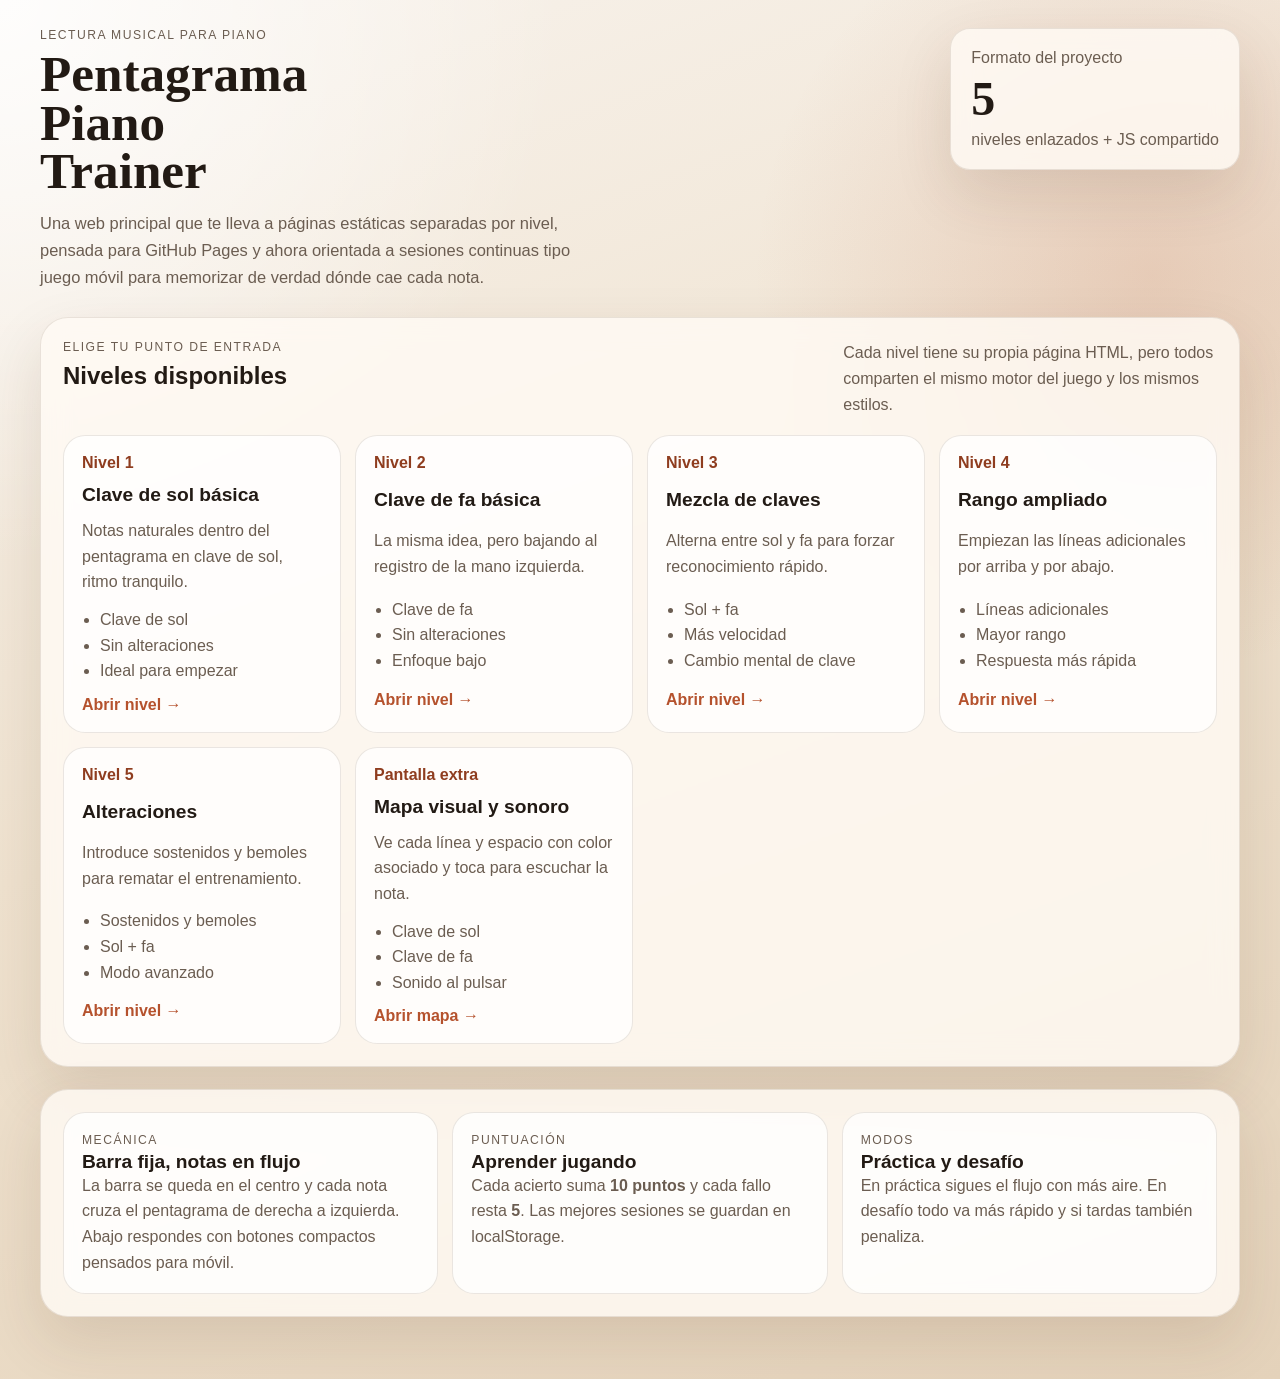
<file: index.html>
<!DOCTYPE html>
<html lang="es">
  <head>
    <meta charset="UTF-8" />
    <meta name="viewport" content="width=device-width, initial-scale=1.0" />
    <title>Pentagrama Piano Trainer</title>
    <meta
      name="description"
      content="Portal principal para practicar las notas del pentagrama en piano con niveles estáticos para GitHub Pages."
    />
    <link rel="stylesheet" href="./assets/css/styles.css" />
  </head>
  <body class="landing-page">
    <div class="app-shell landing-shell">
      <header class="hero hero-landing">
        <div>
          <p class="eyebrow">Lectura musical para piano</p>
          <h1>Pentagrama Piano Trainer</h1>
          <p class="hero-copy">
            Una web principal que te lleva a páginas estáticas separadas por nivel,
            pensada para GitHub Pages y ahora orientada a sesiones continuas tipo
            juego móvil para memorizar de verdad dónde cae cada nota.
          </p>
        </div>
        <div class="hero-card">
          <span class="hero-card-label">Formato del proyecto</span>
          <strong>5</strong>
          <span class="hero-card-meta">niveles enlazados + JS compartido</span>
        </div>
      </header>

      <section class="panel landing-panel">
        <div class="landing-section-head">
          <div>
            <p class="eyebrow">Elige tu punto de entrada</p>
            <h2>Niveles disponibles</h2>
          </div>
          <p class="landing-section-copy">
            Cada nivel tiene su propia página HTML, pero todos comparten el mismo
            motor del juego y los mismos estilos.
          </p>
        </div>

        <div class="landing-grid">
          <a class="level-card" href="./niveles/nivel-1.html">
            <span class="level-card-step">Nivel 1</span>
            <h3>Clave de sol básica</h3>
            <p>Notas naturales dentro del pentagrama en clave de sol, ritmo tranquilo.</p>
            <ul>
              <li>Clave de sol</li>
              <li>Sin alteraciones</li>
              <li>Ideal para empezar</li>
            </ul>
            <span class="level-card-cta">Abrir nivel →</span>
          </a>

          <a class="level-card" href="./niveles/nivel-2.html">
            <span class="level-card-step">Nivel 2</span>
            <h3>Clave de fa básica</h3>
            <p>La misma idea, pero bajando al registro de la mano izquierda.</p>
            <ul>
              <li>Clave de fa</li>
              <li>Sin alteraciones</li>
              <li>Enfoque bajo</li>
            </ul>
            <span class="level-card-cta">Abrir nivel →</span>
          </a>

          <a class="level-card" href="./niveles/nivel-3.html">
            <span class="level-card-step">Nivel 3</span>
            <h3>Mezcla de claves</h3>
            <p>Alterna entre sol y fa para forzar reconocimiento rápido.</p>
            <ul>
              <li>Sol + fa</li>
              <li>Más velocidad</li>
              <li>Cambio mental de clave</li>
            </ul>
            <span class="level-card-cta">Abrir nivel →</span>
          </a>

          <a class="level-card" href="./niveles/nivel-4.html">
            <span class="level-card-step">Nivel 4</span>
            <h3>Rango ampliado</h3>
            <p>Empiezan las líneas adicionales por arriba y por abajo.</p>
            <ul>
              <li>Líneas adicionales</li>
              <li>Mayor rango</li>
              <li>Respuesta más rápida</li>
            </ul>
            <span class="level-card-cta">Abrir nivel →</span>
          </a>

          <a class="level-card" href="./niveles/nivel-5.html">
            <span class="level-card-step">Nivel 5</span>
            <h3>Alteraciones</h3>
            <p>Introduce sostenidos y bemoles para rematar el entrenamiento.</p>
            <ul>
              <li>Sostenidos y bemoles</li>
              <li>Sol + fa</li>
              <li>Modo avanzado</li>
            </ul>
            <span class="level-card-cta">Abrir nivel →</span>
          </a>

          <a class="level-card" href="./mapa-notas.html">
            <span class="level-card-step">Pantalla extra</span>
            <h3>Mapa visual y sonoro</h3>
            <p>Ve cada línea y espacio con color asociado y toca para escuchar la nota.</p>
            <ul>
              <li>Clave de sol</li>
              <li>Clave de fa</li>
              <li>Sonido al pulsar</li>
            </ul>
            <span class="level-card-cta">Abrir mapa →</span>
          </a>
        </div>
      </section>

      <section class="panel info-panel">
        <div class="info-grid">
          <article class="info-card">
            <p class="eyebrow">Mecánica</p>
            <h3>Barra fija, notas en flujo</h3>
            <p>
              La barra se queda en el centro y cada nota cruza el pentagrama de
              derecha a izquierda. Abajo respondes con botones compactos pensados
              para móvil.
            </p>
          </article>
          <article class="info-card">
            <p class="eyebrow">Puntuación</p>
            <h3>Aprender jugando</h3>
            <p>
              Cada acierto suma <strong>10 puntos</strong> y cada fallo resta
              <strong>5</strong>. Las mejores sesiones se guardan en localStorage.
            </p>
          </article>
          <article class="info-card">
            <p class="eyebrow">Modos</p>
            <h3>Práctica y desafío</h3>
            <p>
              En práctica sigues el flujo con más aire. En desafío todo va más
              rápido y si tardas también penaliza.
            </p>
          </article>
        </div>
      </section>
    </div>
  </body>
</html>
</file>
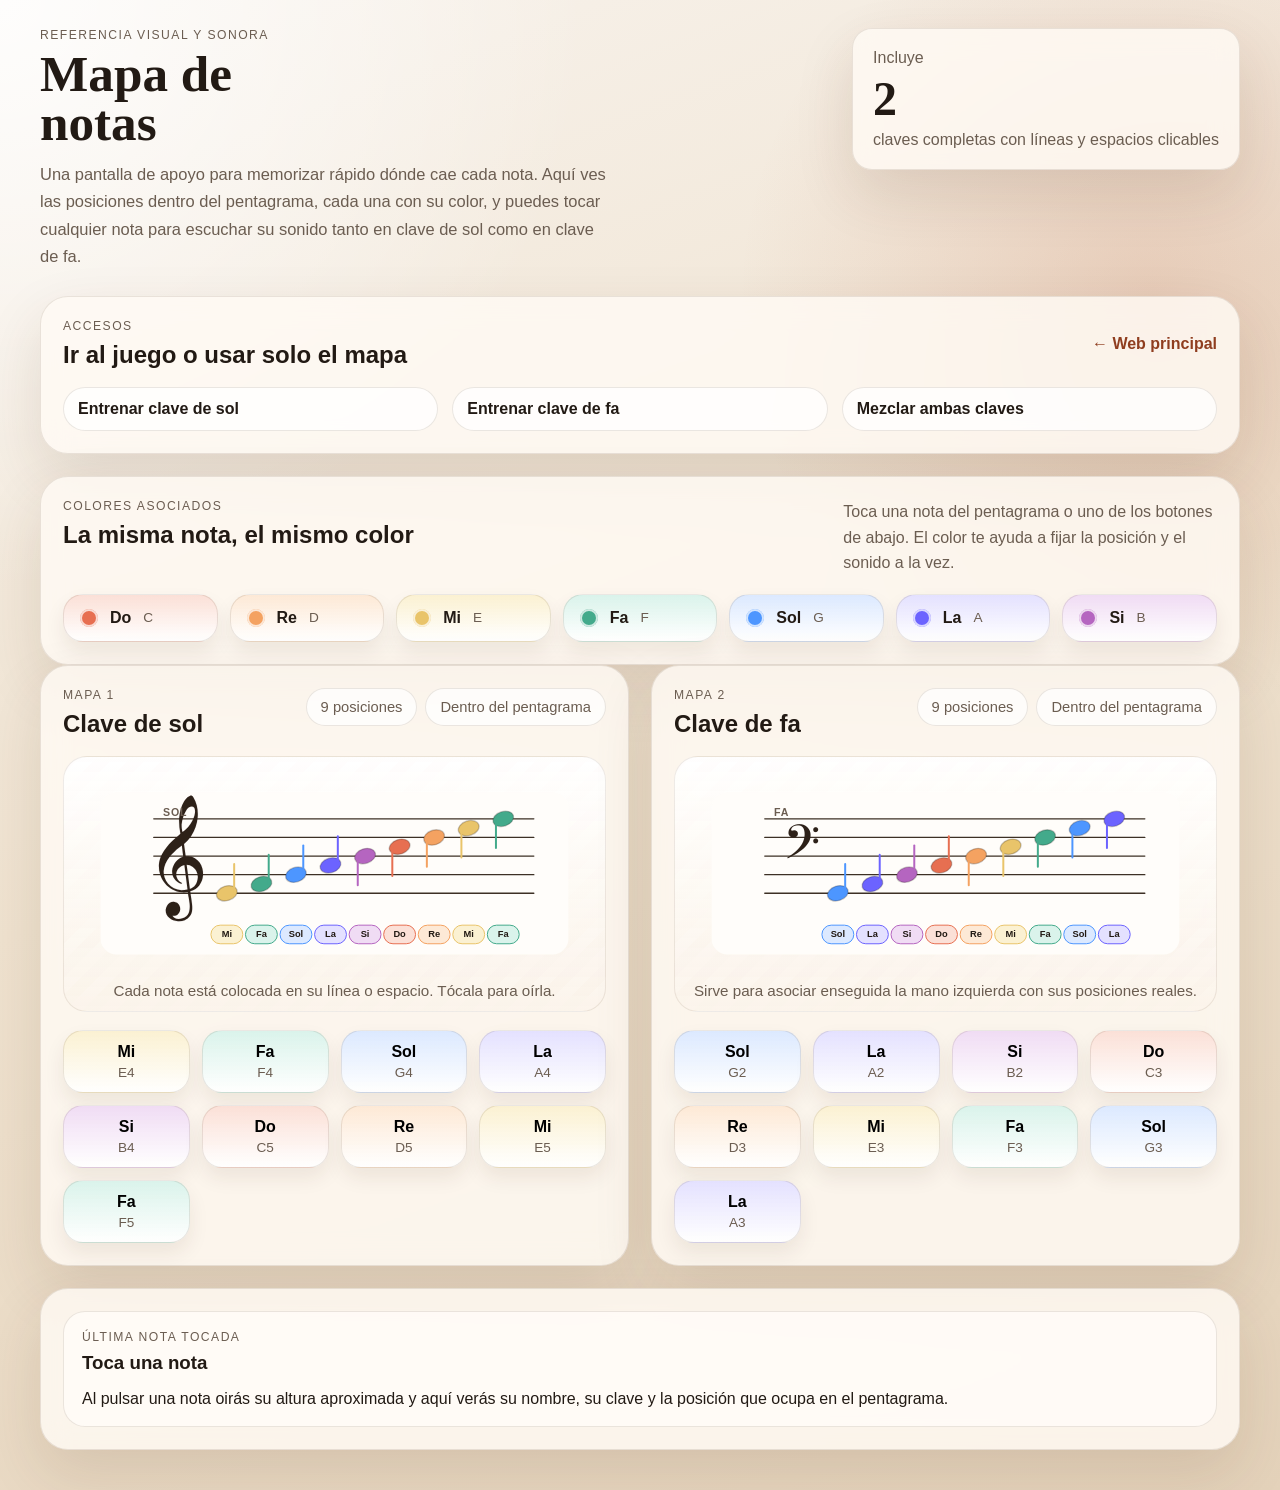
<file: mapa-notas.html>
<!DOCTYPE html>
<html lang="es">
  <head>
    <meta charset="UTF-8" />
    <meta name="viewport" content="width=device-width, initial-scale=1.0" />
    <title>Mapa de notas · Pentagrama Piano Trainer</title>
    <meta
      name="description"
      content="Pantalla visual y sonora para ver las notas en cada línea y espacio en clave de sol y clave de fa."
    />
    <link rel="stylesheet" href="./assets/css/styles.css" />
  </head>
  <body class="note-map-page">
    <div class="app-shell landing-shell">
      <header class="hero hero-landing">
        <div>
          <p class="eyebrow">Referencia visual y sonora</p>
          <h1>Mapa de notas</h1>
          <p class="hero-copy">
            Una pantalla de apoyo para memorizar rápido dónde cae cada nota.
            Aquí ves las posiciones dentro del pentagrama, cada una con su color,
            y puedes tocar cualquier nota para escuchar su sonido tanto en clave de sol como en clave de fa.
          </p>
        </div>
        <div class="hero-card">
          <span class="hero-card-label">Incluye</span>
          <strong>2</strong>
          <span class="hero-card-meta">claves completas con líneas y espacios clicables</span>
        </div>
      </header>

      <section class="panel level-links-panel">
        <div class="level-links-head">
          <div>
            <p class="eyebrow">Accesos</p>
            <h2>Ir al juego o usar solo el mapa</h2>
          </div>
          <a class="home-link" href="./index.html">← Web principal</a>
        </div>
        <div class="level-links note-map-links">
          <a class="level-link" href="./niveles/nivel-1.html">Entrenar clave de sol</a>
          <a class="level-link" href="./niveles/nivel-2.html">Entrenar clave de fa</a>
          <a class="level-link" href="./niveles/nivel-3.html">Mezclar ambas claves</a>
        </div>
      </section>

      <section class="panel note-legend-panel">
        <div class="landing-section-head">
          <div>
            <p class="eyebrow">Colores asociados</p>
            <h2>La misma nota, el mismo color</h2>
          </div>
          <p class="landing-section-copy">
            Toca una nota del pentagrama o uno de los botones de abajo. El color te ayuda a fijar la posición y el sonido a la vez.
          </p>
        </div>
        <div id="note-color-legend" class="note-color-legend" aria-label="Leyenda de colores por nota"></div>
      </section>

      <main class="note-map-grid">
        <section class="panel note-map-panel">
          <div class="play-header note-map-panel-head">
            <div>
              <p class="play-label">Mapa 1</p>
              <h2>Clave de sol</h2>
            </div>
            <div class="chip-row">
              <span class="chip">9 posiciones</span>
              <span class="chip">Dentro del pentagrama</span>
            </div>
          </div>
          <div class="staff-stage note-map-stage">
            <svg id="treble-map-svg" class="note-map-svg" viewBox="0 0 760 300" role="img" aria-label="Mapa de notas en clave de sol"></svg>
            <div class="timing-caption">Cada nota está colocada en su línea o espacio. Tócala para oírla.</div>
          </div>
          <div id="treble-note-list" class="note-map-button-grid" aria-label="Notas clicables en clave de sol"></div>
        </section>

        <section class="panel note-map-panel">
          <div class="play-header note-map-panel-head">
            <div>
              <p class="play-label">Mapa 2</p>
              <h2>Clave de fa</h2>
            </div>
            <div class="chip-row">
              <span class="chip">9 posiciones</span>
              <span class="chip">Dentro del pentagrama</span>
            </div>
          </div>
          <div class="staff-stage note-map-stage">
            <svg id="bass-map-svg" class="note-map-svg" viewBox="0 0 760 300" role="img" aria-label="Mapa de notas en clave de fa"></svg>
            <div class="timing-caption">Sirve para asociar enseguida la mano izquierda con sus posiciones reales.</div>
          </div>
          <div id="bass-note-list" class="note-map-button-grid" aria-label="Notas clicables en clave de fa"></div>
        </section>
      </main>

      <section class="panel">
        <div id="note-map-status" class="feedback-card neutral">
          <p class="feedback-label">Última nota tocada</p>
          <h3 id="note-map-status-title">Toca una nota</h3>
          <p id="note-map-status-body">
            Al pulsar una nota oirás su altura aproximada y aquí verás su nombre, su clave y la posición que ocupa en el pentagrama.
          </p>
        </div>
      </section>
    </div>

    <script type="module" src="./assets/js/note-map.js?v=20260412c"></script>
  </body>
</html>
</file>
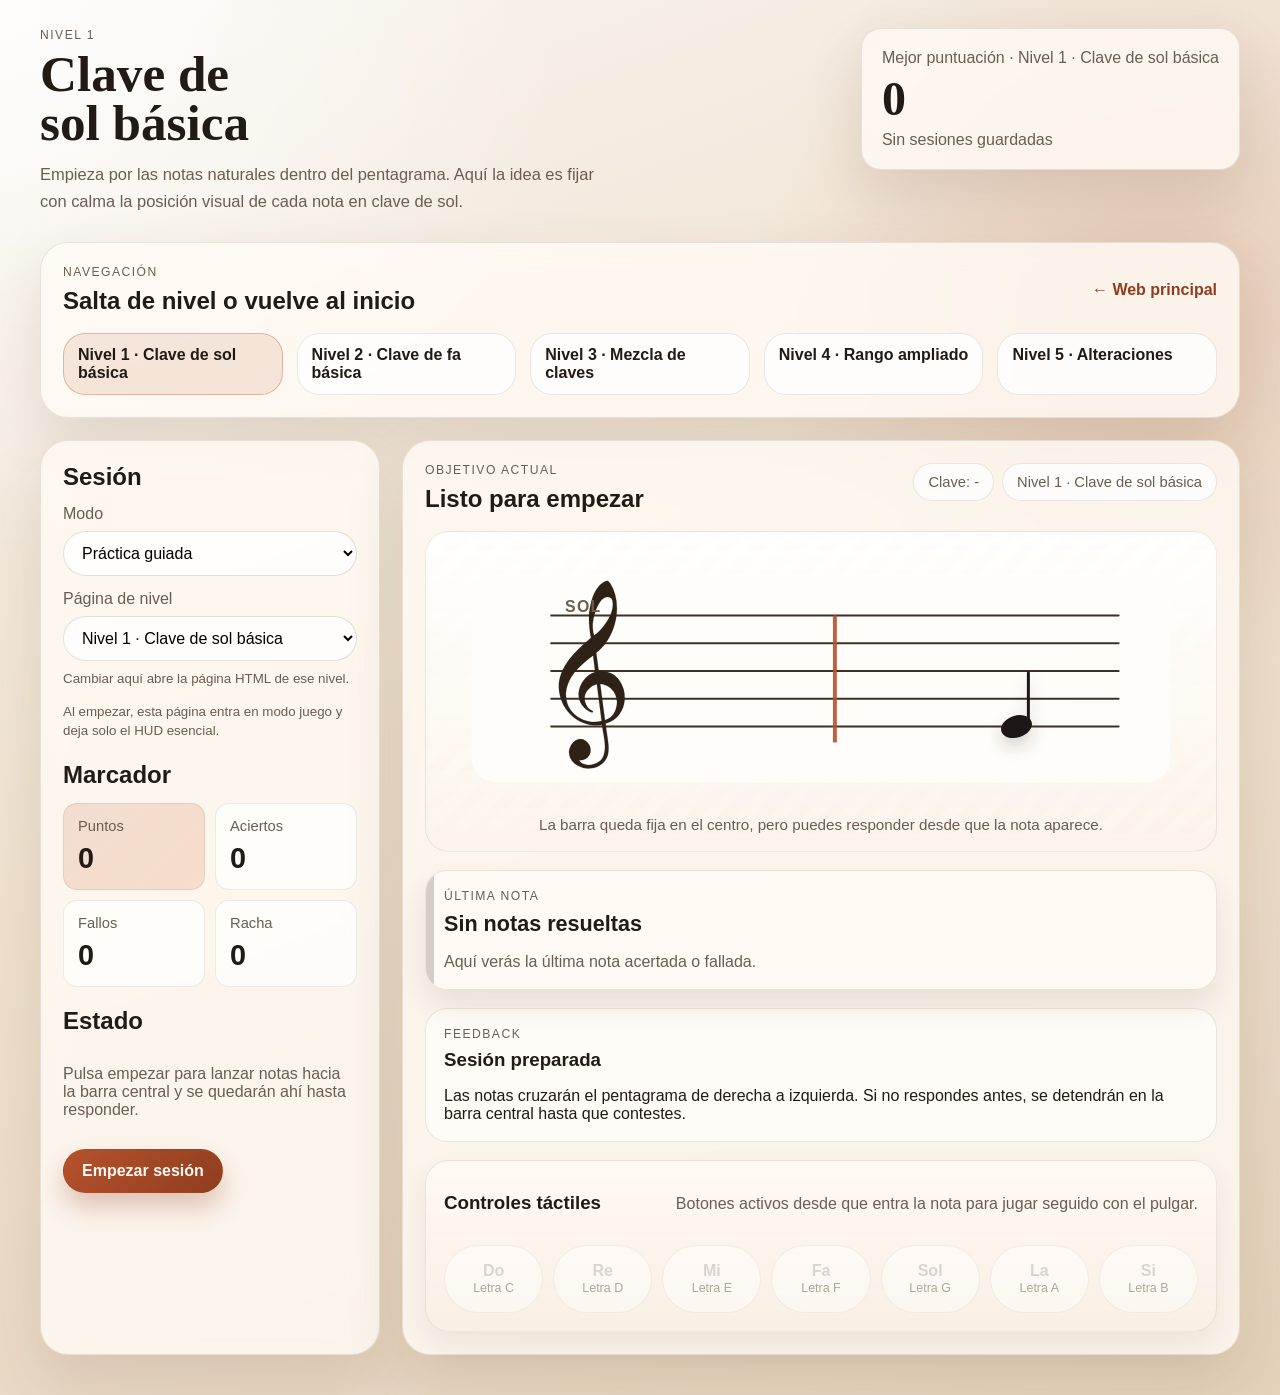
<file: niveles/nivel-1.html>
<!DOCTYPE html>
<html lang="es">
  <head>
    <meta charset="UTF-8" />
    <meta name="viewport" content="width=device-width, initial-scale=1.0" />
    <title>Nivel 1 · Clave de sol básica</title>
    <meta
      name="description"
      content="Entrenamiento de notas del pentagrama en clave de sol. Nivel 1 del Pentagrama Piano Trainer."
    />
    <link rel="stylesheet" href="../assets/css/styles.css" />
  </head>
  <body class="trainer-page" data-level-id="nivel-1">
    <div class="app-shell">
      <header class="hero trainer-hero">
        <div>
          <p class="eyebrow">Nivel 1</p>
          <h1>Clave de sol básica</h1>
          <p class="hero-copy">
            Empieza por las notas naturales dentro del pentagrama. Aquí la idea es
            fijar con calma la posición visual de cada nota en clave de sol.
          </p>
        </div>
        <div class="hero-card">
          <span id="best-score-label" class="hero-card-label">Mejor puntuación del nivel</span>
          <strong id="best-score">0</strong>
          <span id="best-run" class="hero-card-meta">Sin sesiones guardadas</span>
        </div>
      </header>

      <section class="panel level-links-panel">
        <div class="level-links-head">
          <div>
            <p class="eyebrow">Navegación</p>
            <h2>Salta de nivel o vuelve al inicio</h2>
          </div>
          <a class="home-link" href="../index.html">← Web principal</a>
        </div>
        <nav id="level-links" class="level-links" aria-label="Niveles"></nav>
      </section>

      <main class="layout">
        <aside class="panel controls-panel">
          <section>
            <h2>Sesión</h2>
            <div class="control-group">
              <label for="mode-select">Modo</label>
              <select id="mode-select">
                <option value="practice">Práctica guiada</option>
                <option value="challenge">Desafío</option>
              </select>
            </div>
            <div class="control-group">
              <label for="level-select">Página de nivel</label>
              <select id="level-select"></select>
              <small class="control-help">Cambiar aquí abre la página HTML de ese nivel.</small>
            </div>
            <small class="control-help">Al empezar, esta página entra en modo juego y deja solo el HUD esencial.</small>
          </section>

          <section>
            <h2>Marcador</h2>
            <div class="stats-grid">
              <div class="stat-card accent">
                <span>Puntos</span>
                <strong id="score-value">0</strong>
              </div>
              <div class="stat-card">
                <span>Aciertos</span>
                <strong id="hits-value">0</strong>
              </div>
              <div class="stat-card">
                <span>Fallos</span>
                <strong id="misses-value">0</strong>
              </div>
              <div class="stat-card">
                <span>Racha</span>
                <strong id="streak-value">0</strong>
              </div>
            </div>
          </section>

          <section>
            <h2>Estado</h2>
            <p id="status-text" class="status-text">Pulsa empezar para arrancar una sesión continua.</p>
            <div class="button-row">
              <button id="start-button" class="primary-button">Empezar sesión</button>
            </div>
          </section>
        </aside>

        <section class="panel play-panel">
          <div class="game-topbar">
            <button id="exit-game-button" class="ghost-button" type="button">Salir</button>
            <div class="game-topbar-copy">
              <span class="game-topbar-label">Modo juego</span>
              <strong>Sesión enfocada</strong>
            </div>
            <button id="restart-button" class="secondary-button game-topbar-button" type="button">
              Reiniciar
            </button>
          </div>

          <div class="game-hud">
            <div class="game-hud-main">
              <span id="mode-chip" class="chip">Modo: -</span>
              <span id="status-chip" class="chip chip-status">Listo para empezar</span>
            </div>
            <div class="game-hud-stats" aria-label="Marcador en partida">
              <div class="hud-stat">
                <span>Puntos</span>
                <strong id="hud-score-value">0</strong>
              </div>
              <div class="hud-stat">
                <span>Aciertos</span>
                <strong id="hud-hits-value">0</strong>
              </div>
              <div class="hud-stat">
                <span>Fallos</span>
                <strong id="hud-misses-value">0</strong>
              </div>
              <div class="hud-stat">
                <span>Racha</span>
                <strong id="hud-streak-value">0</strong>
              </div>
            </div>
          </div>

          <div class="play-header">
            <div>
              <p class="play-label">Objetivo actual</p>
              <h2 id="round-title">Listo para empezar</h2>
            </div>
            <div class="chip-row">
              <span id="clef-chip" class="chip">Clave: -</span>
              <span id="level-chip" class="chip">Nivel: -</span>
            </div>
          </div>

          <div class="staff-stage">
            <svg id="staff-svg" viewBox="0 0 760 260" role="img" aria-label="Pentagrama con una nota objetivo"></svg>
            <div class="timing-caption">La barra queda fija en el centro, pero puedes responder desde que la nota aparece.</div>
          </div>

          <div id="last-note-card" class="last-note-card neutral" aria-live="polite">
            <p class="feedback-label">Última nota</p>
            <h3 id="last-note-label">Sin notas resueltas</h3>
            <p id="last-note-detail">Aquí verás la última nota acertada o fallada.</p>
          </div>

          <div id="feedback-card" class="feedback-card neutral">
            <p class="feedback-label">Feedback</p>
            <h3 id="feedback-title">Sesión preparada</h3>
            <p id="feedback-body">
              Las notas cruzan el pentagrama de derecha a izquierda. Responde y sigue el flujo.
            </p>
          </div>

          <section class="answers-panel">
            <div class="answers-header">
              <h3>Controles táctiles</h3>
              <p id="answers-help">Botones activos desde que entra la nota para jugar seguido con el pulgar.</p>
            </div>
            <div id="answer-buttons" class="answer-buttons" aria-live="polite"></div>
          </section>
        </section>
      </main>
    </div>

    <script type="module" src="../assets/js/app.js"></script>
  </body>
</html>
</file>
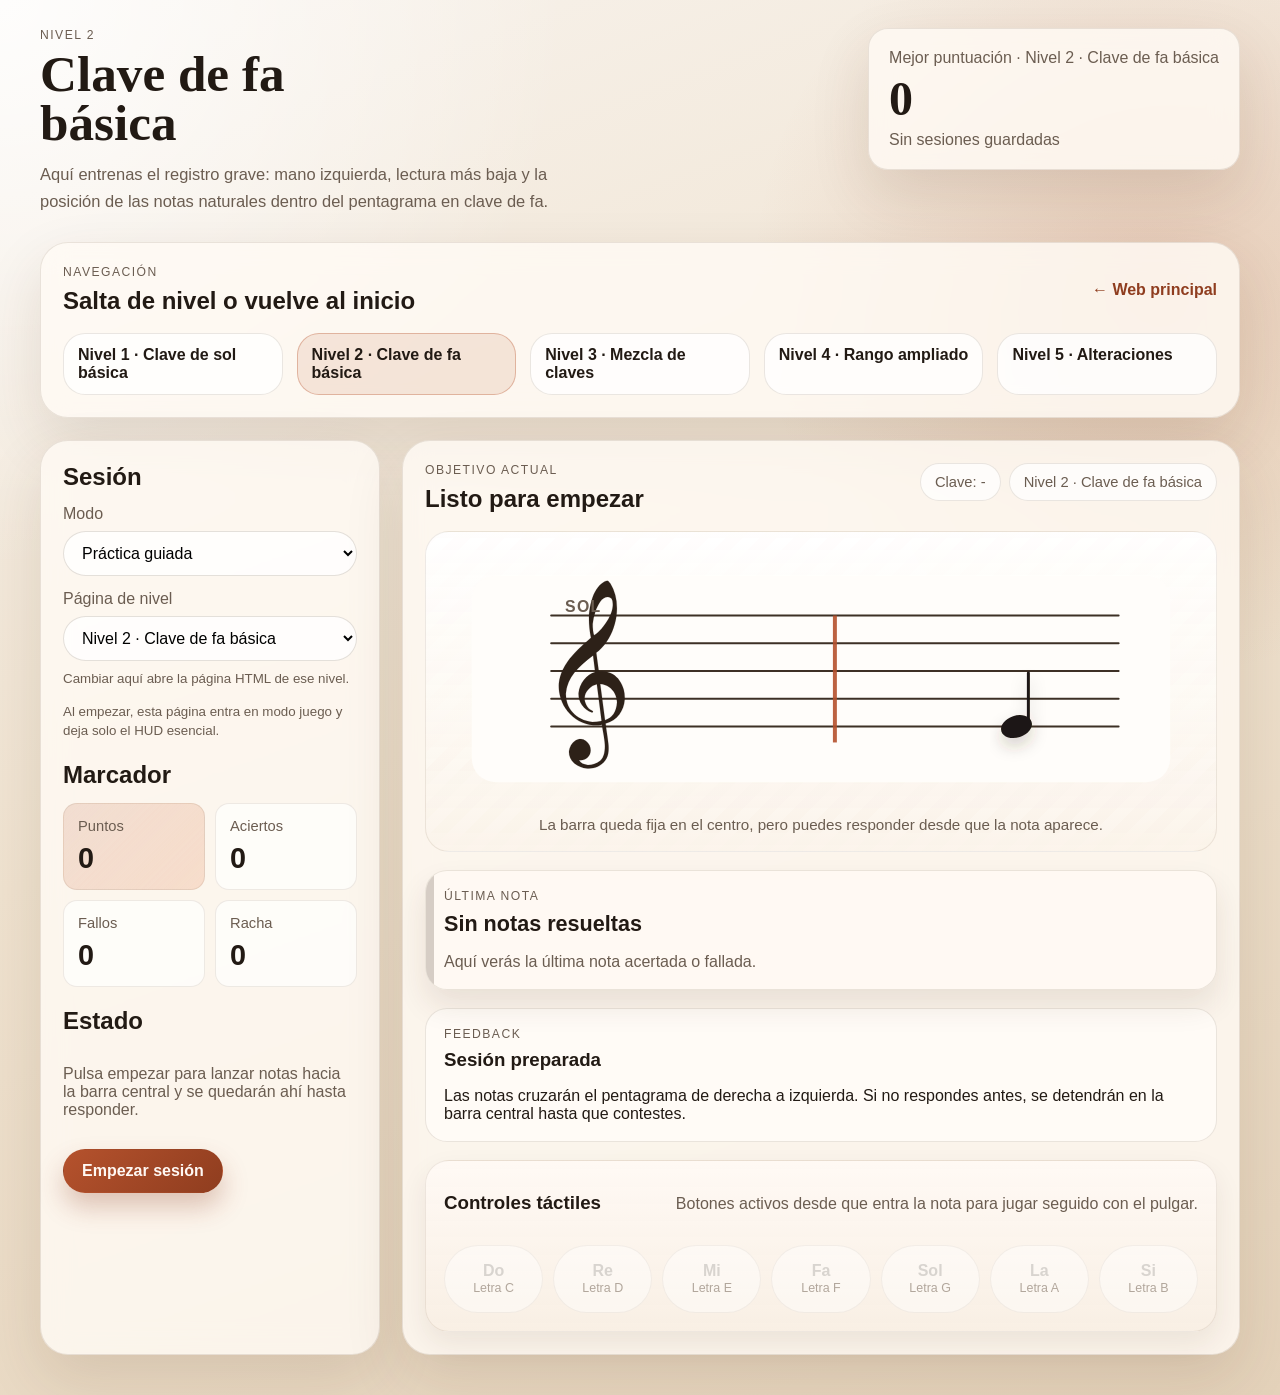
<file: niveles/nivel-2.html>
<!DOCTYPE html>
<html lang="es">
  <head>
    <meta charset="UTF-8" />
    <meta name="viewport" content="width=device-width, initial-scale=1.0" />
    <title>Nivel 2 · Clave de fa básica</title>
    <meta
      name="description"
      content="Entrenamiento de notas del pentagrama en clave de fa. Nivel 2 del Pentagrama Piano Trainer."
    />
    <link rel="stylesheet" href="../assets/css/styles.css" />
  </head>
  <body class="trainer-page" data-level-id="nivel-2">
    <div class="app-shell">
      <header class="hero trainer-hero">
        <div>
          <p class="eyebrow">Nivel 2</p>
          <h1>Clave de fa básica</h1>
          <p class="hero-copy">
            Aquí entrenas el registro grave: mano izquierda, lectura más baja y la
            posición de las notas naturales dentro del pentagrama en clave de fa.
          </p>
        </div>
        <div class="hero-card">
          <span id="best-score-label" class="hero-card-label">Mejor puntuación del nivel</span>
          <strong id="best-score">0</strong>
          <span id="best-run" class="hero-card-meta">Sin sesiones guardadas</span>
        </div>
      </header>

      <section class="panel level-links-panel">
        <div class="level-links-head">
          <div>
            <p class="eyebrow">Navegación</p>
            <h2>Salta de nivel o vuelve al inicio</h2>
          </div>
          <a class="home-link" href="../index.html">← Web principal</a>
        </div>
        <nav id="level-links" class="level-links" aria-label="Niveles"></nav>
      </section>

      <main class="layout">
        <aside class="panel controls-panel">
          <section>
            <h2>Sesión</h2>
            <div class="control-group">
              <label for="mode-select">Modo</label>
              <select id="mode-select">
                <option value="practice">Práctica guiada</option>
                <option value="challenge">Desafío</option>
              </select>
            </div>
            <div class="control-group">
              <label for="level-select">Página de nivel</label>
              <select id="level-select"></select>
              <small class="control-help">Cambiar aquí abre la página HTML de ese nivel.</small>
            </div>
            <small class="control-help">Al empezar, esta página entra en modo juego y deja solo el HUD esencial.</small>
          </section>

          <section>
            <h2>Marcador</h2>
            <div class="stats-grid">
              <div class="stat-card accent">
                <span>Puntos</span>
                <strong id="score-value">0</strong>
              </div>
              <div class="stat-card">
                <span>Aciertos</span>
                <strong id="hits-value">0</strong>
              </div>
              <div class="stat-card">
                <span>Fallos</span>
                <strong id="misses-value">0</strong>
              </div>
              <div class="stat-card">
                <span>Racha</span>
                <strong id="streak-value">0</strong>
              </div>
            </div>
          </section>

          <section>
            <h2>Estado</h2>
            <p id="status-text" class="status-text">Pulsa empezar para arrancar una sesión continua.</p>
            <div class="button-row">
              <button id="start-button" class="primary-button">Empezar sesión</button>
            </div>
          </section>
        </aside>

        <section class="panel play-panel">
          <div class="game-topbar">
            <button id="exit-game-button" class="ghost-button" type="button">Salir</button>
            <div class="game-topbar-copy">
              <span class="game-topbar-label">Modo juego</span>
              <strong>Sesión enfocada</strong>
            </div>
            <button id="restart-button" class="secondary-button game-topbar-button" type="button">
              Reiniciar
            </button>
          </div>

          <div class="game-hud">
            <div class="game-hud-main">
              <span id="mode-chip" class="chip">Modo: -</span>
              <span id="status-chip" class="chip chip-status">Listo para empezar</span>
            </div>
            <div class="game-hud-stats" aria-label="Marcador en partida">
              <div class="hud-stat">
                <span>Puntos</span>
                <strong id="hud-score-value">0</strong>
              </div>
              <div class="hud-stat">
                <span>Aciertos</span>
                <strong id="hud-hits-value">0</strong>
              </div>
              <div class="hud-stat">
                <span>Fallos</span>
                <strong id="hud-misses-value">0</strong>
              </div>
              <div class="hud-stat">
                <span>Racha</span>
                <strong id="hud-streak-value">0</strong>
              </div>
            </div>
          </div>

          <div class="play-header">
            <div>
              <p class="play-label">Objetivo actual</p>
              <h2 id="round-title">Listo para empezar</h2>
            </div>
            <div class="chip-row">
              <span id="clef-chip" class="chip">Clave: -</span>
              <span id="level-chip" class="chip">Nivel: -</span>
            </div>
          </div>

          <div class="staff-stage">
            <svg id="staff-svg" viewBox="0 0 760 260" role="img" aria-label="Pentagrama con una nota objetivo"></svg>
            <div class="timing-caption">La barra queda fija en el centro, pero puedes responder desde que la nota aparece.</div>
          </div>

          <div id="last-note-card" class="last-note-card neutral" aria-live="polite">
            <p class="feedback-label">Última nota</p>
            <h3 id="last-note-label">Sin notas resueltas</h3>
            <p id="last-note-detail">Aquí verás la última nota acertada o fallada.</p>
          </div>

          <div id="feedback-card" class="feedback-card neutral">
            <p class="feedback-label">Feedback</p>
            <h3 id="feedback-title">Sesión preparada</h3>
            <p id="feedback-body">
              Las notas cruzan el pentagrama de derecha a izquierda. Responde y sigue el flujo.
            </p>
          </div>

          <section class="answers-panel">
            <div class="answers-header">
              <h3>Controles táctiles</h3>
              <p id="answers-help">Botones activos desde que entra la nota para jugar seguido con el pulgar.</p>
            </div>
            <div id="answer-buttons" class="answer-buttons" aria-live="polite"></div>
          </section>
        </section>
      </main>
    </div>

    <script type="module" src="../assets/js/app.js"></script>
  </body>
</html>
</file>
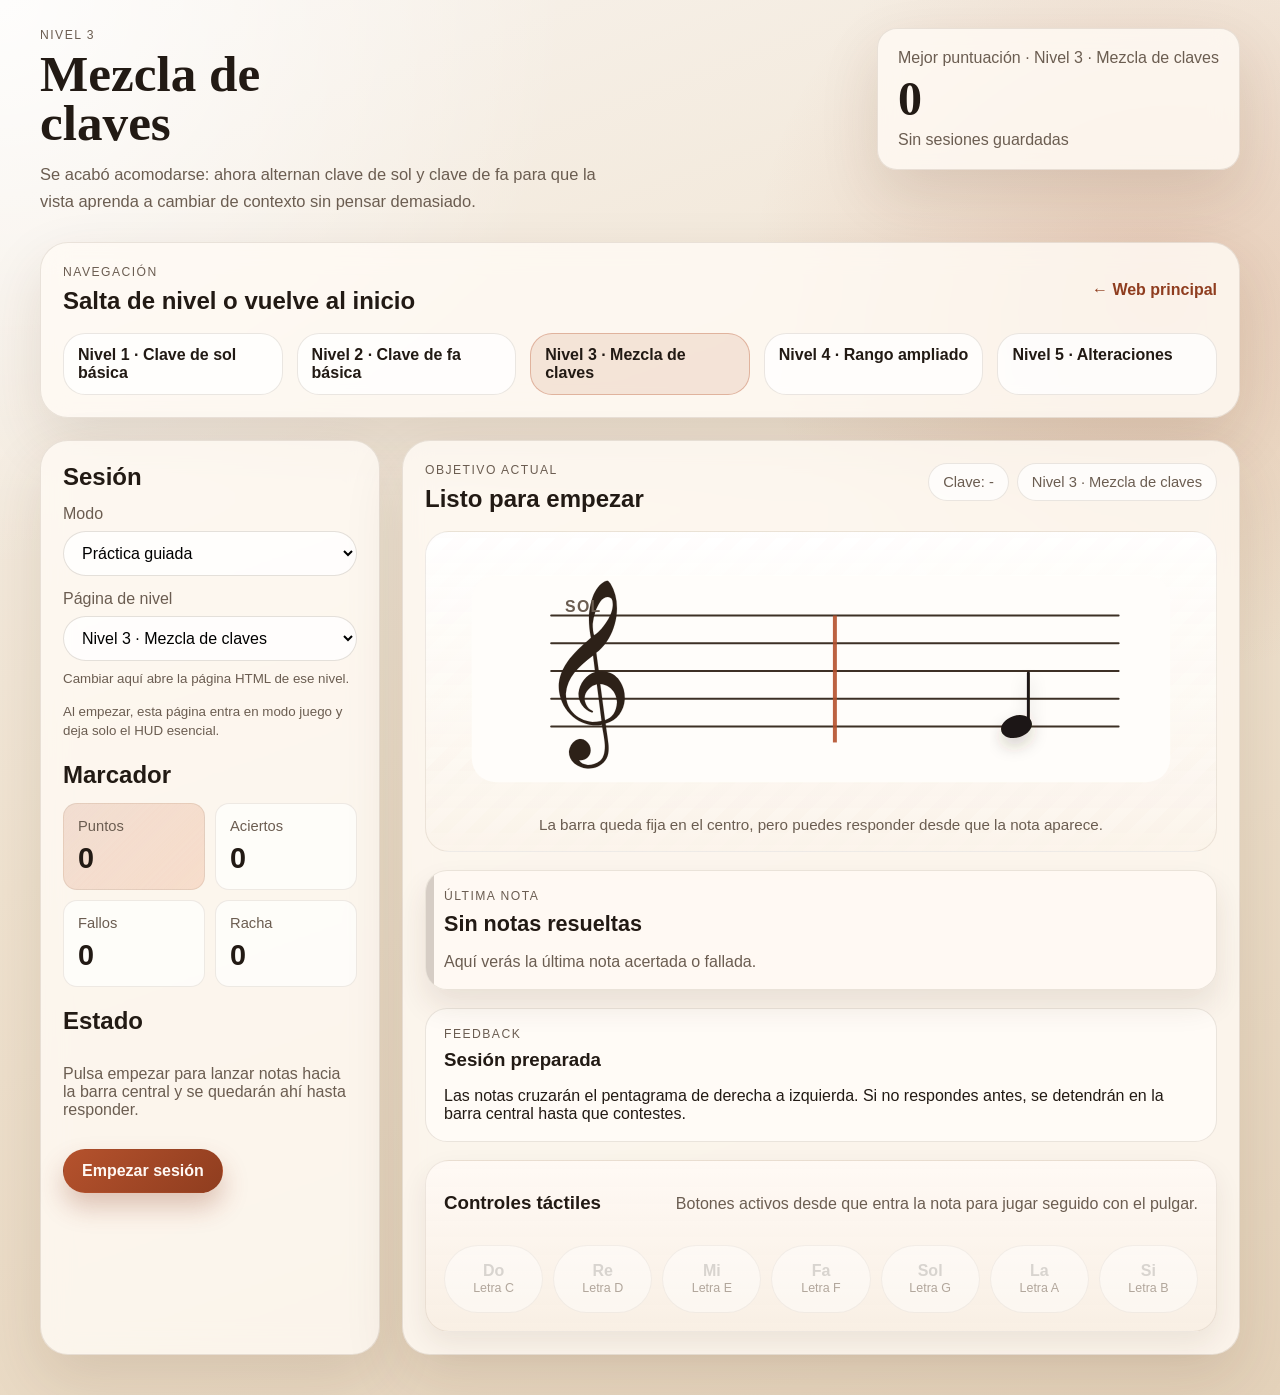
<file: niveles/nivel-3.html>
<!DOCTYPE html>
<html lang="es">
  <head>
    <meta charset="UTF-8" />
    <meta name="viewport" content="width=device-width, initial-scale=1.0" />
    <title>Nivel 3 · Mezcla de claves</title>
    <meta
      name="description"
      content="Entrenamiento de notas alternando clave de sol y clave de fa. Nivel 3 del Pentagrama Piano Trainer."
    />
    <link rel="stylesheet" href="../assets/css/styles.css" />
  </head>
  <body class="trainer-page" data-level-id="nivel-3">
    <div class="app-shell">
      <header class="hero trainer-hero">
        <div>
          <p class="eyebrow">Nivel 3</p>
          <h1>Mezcla de claves</h1>
          <p class="hero-copy">
            Se acabó acomodarse: ahora alternan clave de sol y clave de fa para que
            la vista aprenda a cambiar de contexto sin pensar demasiado.
          </p>
        </div>
        <div class="hero-card">
          <span id="best-score-label" class="hero-card-label">Mejor puntuación del nivel</span>
          <strong id="best-score">0</strong>
          <span id="best-run" class="hero-card-meta">Sin sesiones guardadas</span>
        </div>
      </header>

      <section class="panel level-links-panel">
        <div class="level-links-head">
          <div>
            <p class="eyebrow">Navegación</p>
            <h2>Salta de nivel o vuelve al inicio</h2>
          </div>
          <a class="home-link" href="../index.html">← Web principal</a>
        </div>
        <nav id="level-links" class="level-links" aria-label="Niveles"></nav>
      </section>

      <main class="layout">
        <aside class="panel controls-panel">
          <section>
            <h2>Sesión</h2>
            <div class="control-group">
              <label for="mode-select">Modo</label>
              <select id="mode-select">
                <option value="practice">Práctica guiada</option>
                <option value="challenge">Desafío</option>
              </select>
            </div>
            <div class="control-group">
              <label for="level-select">Página de nivel</label>
              <select id="level-select"></select>
              <small class="control-help">Cambiar aquí abre la página HTML de ese nivel.</small>
            </div>
            <small class="control-help">Al empezar, esta página entra en modo juego y deja solo el HUD esencial.</small>
          </section>

          <section>
            <h2>Marcador</h2>
            <div class="stats-grid">
              <div class="stat-card accent">
                <span>Puntos</span>
                <strong id="score-value">0</strong>
              </div>
              <div class="stat-card">
                <span>Aciertos</span>
                <strong id="hits-value">0</strong>
              </div>
              <div class="stat-card">
                <span>Fallos</span>
                <strong id="misses-value">0</strong>
              </div>
              <div class="stat-card">
                <span>Racha</span>
                <strong id="streak-value">0</strong>
              </div>
            </div>
          </section>

          <section>
            <h2>Estado</h2>
            <p id="status-text" class="status-text">Pulsa empezar para arrancar una sesión continua.</p>
            <div class="button-row">
              <button id="start-button" class="primary-button">Empezar sesión</button>
            </div>
          </section>
        </aside>

        <section class="panel play-panel">
          <div class="game-topbar">
            <button id="exit-game-button" class="ghost-button" type="button">Salir</button>
            <div class="game-topbar-copy">
              <span class="game-topbar-label">Modo juego</span>
              <strong>Sesión enfocada</strong>
            </div>
            <button id="restart-button" class="secondary-button game-topbar-button" type="button">
              Reiniciar
            </button>
          </div>

          <div class="game-hud">
            <div class="game-hud-main">
              <span id="mode-chip" class="chip">Modo: -</span>
              <span id="status-chip" class="chip chip-status">Listo para empezar</span>
            </div>
            <div class="game-hud-stats" aria-label="Marcador en partida">
              <div class="hud-stat">
                <span>Puntos</span>
                <strong id="hud-score-value">0</strong>
              </div>
              <div class="hud-stat">
                <span>Aciertos</span>
                <strong id="hud-hits-value">0</strong>
              </div>
              <div class="hud-stat">
                <span>Fallos</span>
                <strong id="hud-misses-value">0</strong>
              </div>
              <div class="hud-stat">
                <span>Racha</span>
                <strong id="hud-streak-value">0</strong>
              </div>
            </div>
          </div>

          <div class="play-header">
            <div>
              <p class="play-label">Objetivo actual</p>
              <h2 id="round-title">Listo para empezar</h2>
            </div>
            <div class="chip-row">
              <span id="clef-chip" class="chip">Clave: -</span>
              <span id="level-chip" class="chip">Nivel: -</span>
            </div>
          </div>

          <div class="staff-stage">
            <svg id="staff-svg" viewBox="0 0 760 260" role="img" aria-label="Pentagrama con una nota objetivo"></svg>
            <div class="timing-caption">La barra queda fija en el centro, pero puedes responder desde que la nota aparece.</div>
          </div>

          <div id="last-note-card" class="last-note-card neutral" aria-live="polite">
            <p class="feedback-label">Última nota</p>
            <h3 id="last-note-label">Sin notas resueltas</h3>
            <p id="last-note-detail">Aquí verás la última nota acertada o fallada.</p>
          </div>

          <div id="feedback-card" class="feedback-card neutral">
            <p class="feedback-label">Feedback</p>
            <h3 id="feedback-title">Sesión preparada</h3>
            <p id="feedback-body">
              Las notas cruzan el pentagrama de derecha a izquierda. Responde y sigue el flujo.
            </p>
          </div>

          <section class="answers-panel">
            <div class="answers-header">
              <h3>Controles táctiles</h3>
              <p id="answers-help">Botones activos desde que entra la nota para jugar seguido con el pulgar.</p>
            </div>
            <div id="answer-buttons" class="answer-buttons" aria-live="polite"></div>
          </section>
        </section>
      </main>
    </div>

    <script type="module" src="../assets/js/app.js"></script>
  </body>
</html>
</file>
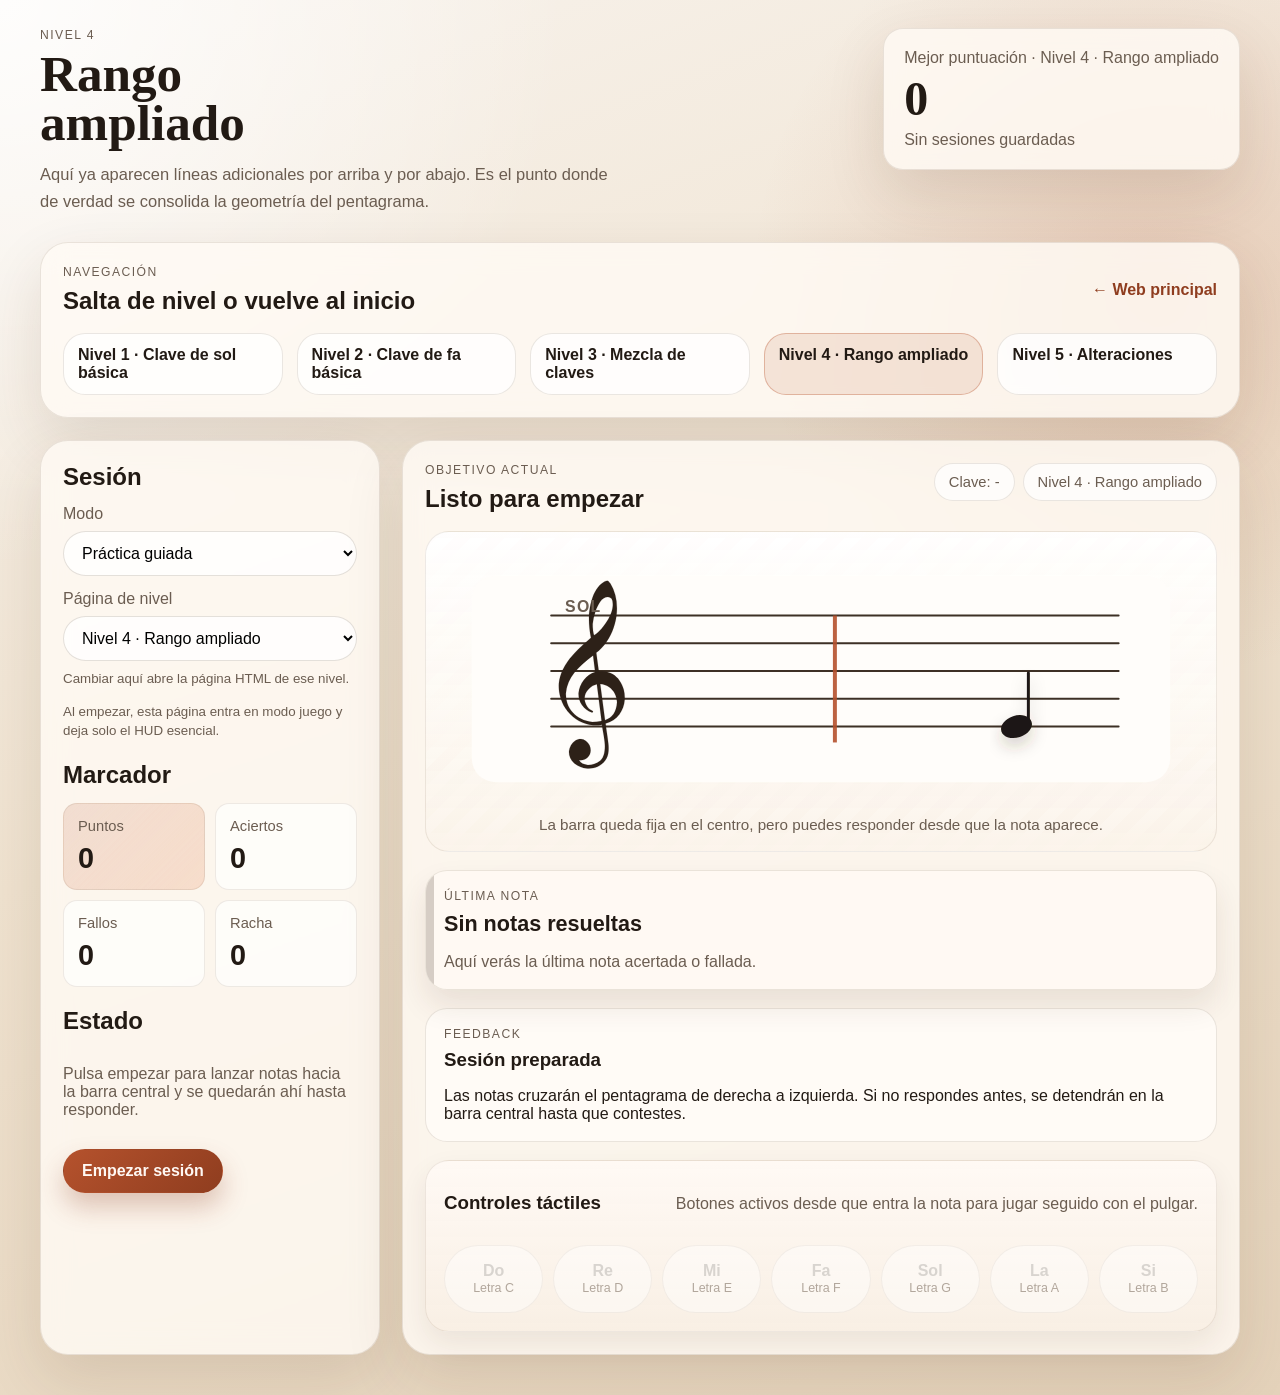
<file: niveles/nivel-4.html>
<!DOCTYPE html>
<html lang="es">
  <head>
    <meta charset="UTF-8" />
    <meta name="viewport" content="width=device-width, initial-scale=1.0" />
    <title>Nivel 4 · Rango ampliado</title>
    <meta
      name="description"
      content="Entrenamiento de notas con líneas adicionales y rango ampliado. Nivel 4 del Pentagrama Piano Trainer."
    />
    <link rel="stylesheet" href="../assets/css/styles.css" />
  </head>
  <body class="trainer-page" data-level-id="nivel-4">
    <div class="app-shell">
      <header class="hero trainer-hero">
        <div>
          <p class="eyebrow">Nivel 4</p>
          <h1>Rango ampliado</h1>
          <p class="hero-copy">
            Aquí ya aparecen líneas adicionales por arriba y por abajo. Es el punto
            donde de verdad se consolida la geometría del pentagrama.
          </p>
        </div>
        <div class="hero-card">
          <span id="best-score-label" class="hero-card-label">Mejor puntuación del nivel</span>
          <strong id="best-score">0</strong>
          <span id="best-run" class="hero-card-meta">Sin sesiones guardadas</span>
        </div>
      </header>

      <section class="panel level-links-panel">
        <div class="level-links-head">
          <div>
            <p class="eyebrow">Navegación</p>
            <h2>Salta de nivel o vuelve al inicio</h2>
          </div>
          <a class="home-link" href="../index.html">← Web principal</a>
        </div>
        <nav id="level-links" class="level-links" aria-label="Niveles"></nav>
      </section>

      <main class="layout">
        <aside class="panel controls-panel">
          <section>
            <h2>Sesión</h2>
            <div class="control-group">
              <label for="mode-select">Modo</label>
              <select id="mode-select">
                <option value="practice">Práctica guiada</option>
                <option value="challenge">Desafío</option>
              </select>
            </div>
            <div class="control-group">
              <label for="level-select">Página de nivel</label>
              <select id="level-select"></select>
              <small class="control-help">Cambiar aquí abre la página HTML de ese nivel.</small>
            </div>
            <small class="control-help">Al empezar, esta página entra en modo juego y deja solo el HUD esencial.</small>
          </section>

          <section>
            <h2>Marcador</h2>
            <div class="stats-grid">
              <div class="stat-card accent">
                <span>Puntos</span>
                <strong id="score-value">0</strong>
              </div>
              <div class="stat-card">
                <span>Aciertos</span>
                <strong id="hits-value">0</strong>
              </div>
              <div class="stat-card">
                <span>Fallos</span>
                <strong id="misses-value">0</strong>
              </div>
              <div class="stat-card">
                <span>Racha</span>
                <strong id="streak-value">0</strong>
              </div>
            </div>
          </section>

          <section>
            <h2>Estado</h2>
            <p id="status-text" class="status-text">Pulsa empezar para arrancar una sesión continua.</p>
            <div class="button-row">
              <button id="start-button" class="primary-button">Empezar sesión</button>
            </div>
          </section>
        </aside>

        <section class="panel play-panel">
          <div class="game-topbar">
            <button id="exit-game-button" class="ghost-button" type="button">Salir</button>
            <div class="game-topbar-copy">
              <span class="game-topbar-label">Modo juego</span>
              <strong>Sesión enfocada</strong>
            </div>
            <button id="restart-button" class="secondary-button game-topbar-button" type="button">
              Reiniciar
            </button>
          </div>

          <div class="game-hud">
            <div class="game-hud-main">
              <span id="mode-chip" class="chip">Modo: -</span>
              <span id="status-chip" class="chip chip-status">Listo para empezar</span>
            </div>
            <div class="game-hud-stats" aria-label="Marcador en partida">
              <div class="hud-stat">
                <span>Puntos</span>
                <strong id="hud-score-value">0</strong>
              </div>
              <div class="hud-stat">
                <span>Aciertos</span>
                <strong id="hud-hits-value">0</strong>
              </div>
              <div class="hud-stat">
                <span>Fallos</span>
                <strong id="hud-misses-value">0</strong>
              </div>
              <div class="hud-stat">
                <span>Racha</span>
                <strong id="hud-streak-value">0</strong>
              </div>
            </div>
          </div>

          <div class="play-header">
            <div>
              <p class="play-label">Objetivo actual</p>
              <h2 id="round-title">Listo para empezar</h2>
            </div>
            <div class="chip-row">
              <span id="clef-chip" class="chip">Clave: -</span>
              <span id="level-chip" class="chip">Nivel: -</span>
            </div>
          </div>

          <div class="staff-stage">
            <svg id="staff-svg" viewBox="0 0 760 260" role="img" aria-label="Pentagrama con una nota objetivo"></svg>
            <div class="timing-caption">La barra queda fija en el centro, pero puedes responder desde que la nota aparece.</div>
          </div>

          <div id="last-note-card" class="last-note-card neutral" aria-live="polite">
            <p class="feedback-label">Última nota</p>
            <h3 id="last-note-label">Sin notas resueltas</h3>
            <p id="last-note-detail">Aquí verás la última nota acertada o fallada.</p>
          </div>

          <div id="feedback-card" class="feedback-card neutral">
            <p class="feedback-label">Feedback</p>
            <h3 id="feedback-title">Sesión preparada</h3>
            <p id="feedback-body">
              Las notas cruzan el pentagrama de derecha a izquierda. Responde y sigue el flujo.
            </p>
          </div>

          <section class="answers-panel">
            <div class="answers-header">
              <h3>Controles táctiles</h3>
              <p id="answers-help">Botones activos desde que entra la nota para jugar seguido con el pulgar.</p>
            </div>
            <div id="answer-buttons" class="answer-buttons" aria-live="polite"></div>
          </section>
        </section>
      </main>
    </div>

    <script type="module" src="../assets/js/app.js"></script>
  </body>
</html>
</file>
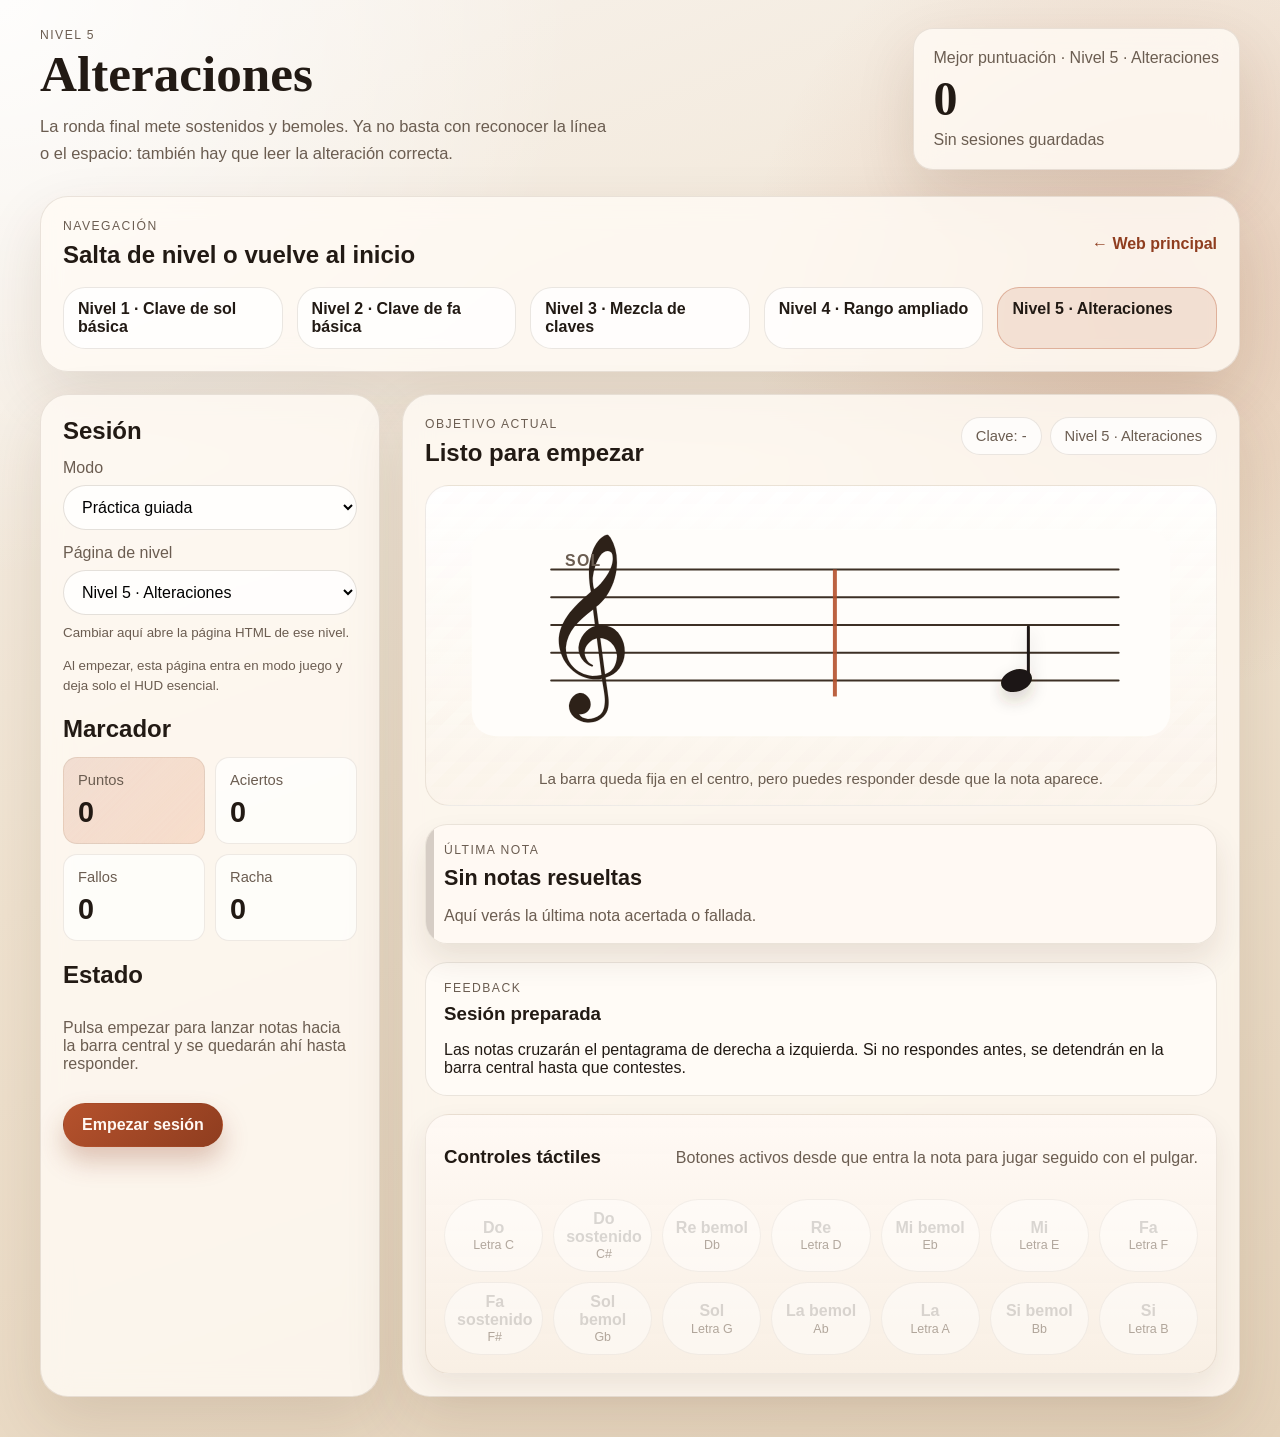
<file: niveles/nivel-5.html>
<!DOCTYPE html>
<html lang="es">
  <head>
    <meta charset="UTF-8" />
    <meta name="viewport" content="width=device-width, initial-scale=1.0" />
    <title>Nivel 5 · Alteraciones</title>
    <meta
      name="description"
      content="Entrenamiento de notas con sostenidos y bemoles. Nivel 5 del Pentagrama Piano Trainer."
    />
    <link rel="stylesheet" href="../assets/css/styles.css" />
  </head>
  <body class="trainer-page" data-level-id="nivel-5">
    <div class="app-shell">
      <header class="hero trainer-hero">
        <div>
          <p class="eyebrow">Nivel 5</p>
          <h1>Alteraciones</h1>
          <p class="hero-copy">
            La ronda final mete sostenidos y bemoles. Ya no basta con reconocer la
            línea o el espacio: también hay que leer la alteración correcta.
          </p>
        </div>
        <div class="hero-card">
          <span id="best-score-label" class="hero-card-label">Mejor puntuación del nivel</span>
          <strong id="best-score">0</strong>
          <span id="best-run" class="hero-card-meta">Sin sesiones guardadas</span>
        </div>
      </header>

      <section class="panel level-links-panel">
        <div class="level-links-head">
          <div>
            <p class="eyebrow">Navegación</p>
            <h2>Salta de nivel o vuelve al inicio</h2>
          </div>
          <a class="home-link" href="../index.html">← Web principal</a>
        </div>
        <nav id="level-links" class="level-links" aria-label="Niveles"></nav>
      </section>

      <main class="layout">
        <aside class="panel controls-panel">
          <section>
            <h2>Sesión</h2>
            <div class="control-group">
              <label for="mode-select">Modo</label>
              <select id="mode-select">
                <option value="practice">Práctica guiada</option>
                <option value="challenge">Desafío</option>
              </select>
            </div>
            <div class="control-group">
              <label for="level-select">Página de nivel</label>
              <select id="level-select"></select>
              <small class="control-help">Cambiar aquí abre la página HTML de ese nivel.</small>
            </div>
            <small class="control-help">Al empezar, esta página entra en modo juego y deja solo el HUD esencial.</small>
          </section>

          <section>
            <h2>Marcador</h2>
            <div class="stats-grid">
              <div class="stat-card accent">
                <span>Puntos</span>
                <strong id="score-value">0</strong>
              </div>
              <div class="stat-card">
                <span>Aciertos</span>
                <strong id="hits-value">0</strong>
              </div>
              <div class="stat-card">
                <span>Fallos</span>
                <strong id="misses-value">0</strong>
              </div>
              <div class="stat-card">
                <span>Racha</span>
                <strong id="streak-value">0</strong>
              </div>
            </div>
          </section>

          <section>
            <h2>Estado</h2>
            <p id="status-text" class="status-text">Pulsa empezar para arrancar una sesión continua.</p>
            <div class="button-row">
              <button id="start-button" class="primary-button">Empezar sesión</button>
            </div>
          </section>
        </aside>

        <section class="panel play-panel">
          <div class="game-topbar">
            <button id="exit-game-button" class="ghost-button" type="button">Salir</button>
            <div class="game-topbar-copy">
              <span class="game-topbar-label">Modo juego</span>
              <strong>Sesión enfocada</strong>
            </div>
            <button id="restart-button" class="secondary-button game-topbar-button" type="button">
              Reiniciar
            </button>
          </div>

          <div class="game-hud">
            <div class="game-hud-main">
              <span id="mode-chip" class="chip">Modo: -</span>
              <span id="status-chip" class="chip chip-status">Listo para empezar</span>
            </div>
            <div class="game-hud-stats" aria-label="Marcador en partida">
              <div class="hud-stat">
                <span>Puntos</span>
                <strong id="hud-score-value">0</strong>
              </div>
              <div class="hud-stat">
                <span>Aciertos</span>
                <strong id="hud-hits-value">0</strong>
              </div>
              <div class="hud-stat">
                <span>Fallos</span>
                <strong id="hud-misses-value">0</strong>
              </div>
              <div class="hud-stat">
                <span>Racha</span>
                <strong id="hud-streak-value">0</strong>
              </div>
            </div>
          </div>

          <div class="play-header">
            <div>
              <p class="play-label">Objetivo actual</p>
              <h2 id="round-title">Listo para empezar</h2>
            </div>
            <div class="chip-row">
              <span id="clef-chip" class="chip">Clave: -</span>
              <span id="level-chip" class="chip">Nivel: -</span>
            </div>
          </div>

          <div class="staff-stage">
            <svg id="staff-svg" viewBox="0 0 760 260" role="img" aria-label="Pentagrama con una nota objetivo"></svg>
            <div class="timing-caption">La barra queda fija en el centro, pero puedes responder desde que la nota aparece.</div>
          </div>

          <div id="last-note-card" class="last-note-card neutral" aria-live="polite">
            <p class="feedback-label">Última nota</p>
            <h3 id="last-note-label">Sin notas resueltas</h3>
            <p id="last-note-detail">Aquí verás la última nota acertada o fallada.</p>
          </div>

          <div id="feedback-card" class="feedback-card neutral">
            <p class="feedback-label">Feedback</p>
            <h3 id="feedback-title">Sesión preparada</h3>
            <p id="feedback-body">
              Las notas cruzan el pentagrama de derecha a izquierda. Responde y sigue el flujo.
            </p>
          </div>

          <section class="answers-panel">
            <div class="answers-header">
              <h3>Controles táctiles</h3>
              <p id="answers-help">Botones activos desde que entra la nota para jugar seguido con el pulgar.</p>
            </div>
            <div id="answer-buttons" class="answer-buttons" aria-live="polite"></div>
          </section>
        </section>
      </main>
    </div>

    <script type="module" src="../assets/js/app.js"></script>
  </body>
</html>
</file>
<file: assets/css/styles.css>
:root {
  --bg: #f4efe6;
  --bg-strong: #efe3cf;
  --panel: rgba(255, 251, 245, 0.82);
  --panel-border: rgba(87, 63, 37, 0.12);
  --ink: #221a14;
  --muted: #6b5d51;
  --accent: #b5522d;
  --accent-strong: #8f3d1f;
  --accent-soft: #f5d4bf;
  --success: #1f7a52;
  --danger: #ab2f2f;
  --shadow: 0 24px 60px rgba(70, 43, 19, 0.12);
  --radius-xl: 28px;
  --radius-lg: 20px;
  --radius-md: 14px;
  --line: #3d3025;
}

* {
  box-sizing: border-box;
}

body {
  margin: 0;
  min-height: 100vh;
  font-family: "Avenir Next", "Segoe UI", "Helvetica Neue", sans-serif;
  color: var(--ink);
  background:
    radial-gradient(circle at top left, rgba(255, 255, 255, 0.85), transparent 30%),
    radial-gradient(circle at right 10% top 20%, rgba(181, 82, 45, 0.18), transparent 25%),
    linear-gradient(160deg, #f8f3ed 0%, #efe2cf 48%, #e4d2ba 100%);
}

button,
select {
  font: inherit;
}

.app-shell {
  width: min(1200px, calc(100% - 32px));
  margin: 0 auto;
  padding: 28px 0 40px;
}

.hero {
  display: flex;
  justify-content: space-between;
  gap: 24px;
  align-items: flex-start;
  margin-bottom: 26px;
}

.eyebrow,
.play-label,
.feedback-label {
  margin: 0 0 8px;
  text-transform: uppercase;
  letter-spacing: 0.12em;
  font-size: 0.76rem;
  color: var(--muted);
}

h1,
h2,
h3 {
  margin: 0;
}

h1,
.hero-card strong {
  font-family: "Iowan Old Style", "Palatino Linotype", "Book Antiqua", serif;
}

h1 {
  font-size: clamp(2.2rem, 4vw, 4.2rem);
  line-height: 0.95;
  max-width: 10ch;
}

.hero-copy {
  margin: 14px 0 0;
  max-width: 62ch;
  font-size: 1.03rem;
  color: var(--muted);
  line-height: 1.65;
}

.hero-card,
.panel {
  backdrop-filter: blur(14px);
  background: var(--panel);
  border: 1px solid var(--panel-border);
  box-shadow: var(--shadow);
}

.hero-card {
  min-width: 220px;
  padding: 20px;
  border-radius: var(--radius-lg);
  display: grid;
  gap: 8px;
}

.hero-card-label,
.hero-card-meta {
  color: var(--muted);
}

.hero-card strong {
  font-size: 3rem;
  line-height: 1;
}

.layout {
  display: grid;
  grid-template-columns: 340px minmax(0, 1fr);
  gap: 22px;
}

.panel {
  border-radius: var(--radius-xl);
  padding: 22px;
}

.controls-panel {
  display: grid;
  gap: 20px;
  align-content: start;
}

.controls-panel section {
  display: grid;
  gap: 14px;
}

.control-group {
  display: grid;
  gap: 8px;
}

label,
.status-text,
#answers-help {
  color: var(--muted);
}

select,
.primary-button,
.secondary-button,
.ghost-button,
.answer-button {
  border-radius: 999px;
  border: 1px solid transparent;
  transition: transform 0.2s ease, border-color 0.2s ease, background 0.2s ease, box-shadow 0.2s ease;
}

select {
  padding: 12px 14px;
  background: rgba(255, 255, 255, 0.8);
  border-color: rgba(87, 63, 37, 0.16);
}

.button-row {
  display: flex;
  gap: 10px;
  flex-wrap: wrap;
}

.primary-button,
.secondary-button,
.ghost-button {
  padding: 12px 18px;
  cursor: pointer;
  font-weight: 800;
}

.primary-button {
  background: linear-gradient(135deg, var(--accent) 0%, var(--accent-strong) 100%);
  color: #fff8f3;
  box-shadow: 0 14px 26px rgba(143, 61, 31, 0.28);
}

.secondary-button {
  background: rgba(255, 255, 255, 0.8);
  border-color: rgba(87, 63, 37, 0.14);
  color: var(--ink);
}

.ghost-button {
  background: rgba(255, 255, 255, 0.62);
  border: 1px solid rgba(87, 63, 37, 0.14);
  color: var(--ink);
}

.primary-button:disabled,
.secondary-button:disabled,
.ghost-button:disabled,
.answer-button:disabled {
  opacity: 0.5;
  cursor: not-allowed;
  transform: none;
  box-shadow: none;
}

.primary-button:hover:not(:disabled),
.secondary-button:hover:not(:disabled),
.ghost-button:hover:not(:disabled),
.answer-button:hover:not(:disabled),
select:hover {
  transform: translateY(-1px);
}

.stats-grid {
  display: grid;
  grid-template-columns: repeat(2, minmax(0, 1fr));
  gap: 10px;
}

.stat-card {
  padding: 14px;
  border-radius: var(--radius-md);
  background: rgba(255, 255, 255, 0.68);
  border: 1px solid rgba(87, 63, 37, 0.1);
}

.stat-card span {
  display: block;
  margin-bottom: 8px;
  color: var(--muted);
  font-size: 0.92rem;
}

.stat-card strong {
  font-size: 1.8rem;
}

.stat-card.accent {
  background: linear-gradient(135deg, rgba(181, 82, 45, 0.15), rgba(245, 212, 191, 0.75));
}

.play-panel {
  display: grid;
  gap: 18px;
  align-content: start;
}

.game-topbar,
.game-hud {
  display: none;
}

.game-topbar {
  align-items: center;
  justify-content: space-between;
  gap: 12px;
  padding: 10px 12px;
  border-radius: 999px;
  background: rgba(255, 248, 239, 0.9);
  border: 1px solid rgba(87, 63, 37, 0.1);
}

.game-topbar-copy {
  display: grid;
  gap: 2px;
  text-align: center;
}

.game-topbar-label {
  text-transform: uppercase;
  letter-spacing: 0.12em;
  font-size: 0.68rem;
  color: var(--muted);
}

.game-topbar-copy strong {
  font-size: 0.96rem;
}

.game-topbar-button,
.ghost-button {
  white-space: nowrap;
}

.game-hud {
  gap: 12px;
}

.game-hud-main,
.game-hud-stats {
  display: flex;
  gap: 10px;
  flex-wrap: wrap;
}

.game-hud-stats {
  display: grid;
  grid-template-columns: repeat(4, minmax(0, 1fr));
}

.hud-stat {
  padding: 10px 12px;
  border-radius: 18px;
  background: rgba(255, 255, 255, 0.82);
  border: 1px solid rgba(87, 63, 37, 0.08);
}

.hud-stat span {
  display: block;
  color: var(--muted);
  font-size: 0.78rem;
  margin-bottom: 6px;
}

.hud-stat strong {
  display: block;
  font-size: 1.1rem;
  line-height: 1;
}

.chip-status {
  max-width: 100%;
}

.play-header {
  display: flex;
  justify-content: space-between;
  gap: 12px;
  align-items: flex-start;
}

.chip-row {
  display: flex;
  gap: 8px;
  flex-wrap: wrap;
}

.chip {
  padding: 10px 14px;
  border-radius: 999px;
  background: rgba(255, 255, 255, 0.72);
  border: 1px solid rgba(87, 63, 37, 0.12);
  color: var(--muted);
  font-size: 0.92rem;
}

.staff-stage {
  padding: 18px;
  border-radius: 24px;
  background:
    linear-gradient(180deg, rgba(255, 255, 255, 0.92), rgba(251, 244, 235, 0.82)),
    repeating-linear-gradient(
      135deg,
      rgba(181, 82, 45, 0.04) 0,
      rgba(181, 82, 45, 0.04) 12px,
      transparent 12px,
      transparent 24px
    );
  border: 1px solid rgba(87, 63, 37, 0.1);
}

#staff-svg {
  width: 100%;
  display: block;
}

.timing-caption {
  margin-top: 8px;
  color: var(--muted);
  text-align: center;
  font-size: 0.95rem;
}

.last-note-card,
.feedback-card {
  padding: 18px;
  border-radius: 22px;
  border: 1px solid rgba(87, 63, 37, 0.12);
}

.last-note-card {
  position: relative;
  overflow: hidden;
  background: rgba(255, 250, 244, 0.94);
  box-shadow: 0 16px 30px rgba(70, 43, 19, 0.1);
}

.last-note-card::after {
  content: "";
  position: absolute;
  inset: 0 auto 0 0;
  width: 8px;
  border-radius: 22px 0 0 22px;
  background: rgba(107, 93, 81, 0.2);
}

.last-note-card.neutral::after {
  background: rgba(107, 93, 81, 0.28);
}

.last-note-card.success {
  background: linear-gradient(135deg, rgba(31, 122, 82, 0.18), rgba(245, 255, 249, 0.96));
  border-color: rgba(31, 122, 82, 0.38);
}

.last-note-card.success::after {
  background: var(--success);
}

.last-note-card.error {
  background: linear-gradient(135deg, rgba(171, 47, 47, 0.18), rgba(255, 247, 247, 0.96));
  border-color: rgba(171, 47, 47, 0.34);
}

.last-note-card.error::after {
  background: var(--danger);
}

.last-note-card h3 {
  margin: 0 0 8px;
  font-size: clamp(1.08rem, 2vw, 1.35rem);
}

.last-note-card p:last-child {
  margin-bottom: 0;
  color: var(--muted);
}

.feedback-card.neutral {
  background: rgba(255, 252, 248, 0.88);
}

.feedback-card.success {
  background: rgba(31, 122, 82, 0.12);
  border-color: rgba(31, 122, 82, 0.3);
}

.feedback-card.error {
  background: rgba(171, 47, 47, 0.1);
  border-color: rgba(171, 47, 47, 0.24);
}

.feedback-card h3 {
  margin: 0 0 8px;
}

.feedback-card p:last-child {
  margin-bottom: 0;
}

.answers-panel {
  display: grid;
  gap: 16px;
  padding: 18px;
  border-radius: 24px;
  border: 1px solid rgba(87, 63, 37, 0.1);
  background:
    linear-gradient(180deg, rgba(255, 249, 244, 0.96), rgba(248, 238, 226, 0.92)),
    rgba(255, 255, 255, 0.9);
  box-shadow: 0 12px 28px rgba(70, 43, 19, 0.08);
}

.answers-header {
  display: flex;
  justify-content: space-between;
  gap: 16px;
  align-items: baseline;
}

.answer-buttons {
  display: grid;
  grid-template-columns: repeat(auto-fit, minmax(92px, 1fr));
  gap: 10px;
}

.answer-button {
  min-height: 68px;
  padding: 10px 12px;
  background: rgba(255, 255, 255, 0.85);
  border-color: rgba(87, 63, 37, 0.12);
  cursor: pointer;
  text-align: center;
  display: grid;
  align-content: center;
  justify-items: center;
  gap: 2px;
  box-shadow: 0 8px 18px rgba(70, 43, 19, 0.08);
}

.answer-button strong {
  display: block;
  font-size: 1rem;
  line-height: 1.1;
}

.answer-button span {
  display: block;
  color: var(--muted);
  font-size: 0.78rem;
}

.answer-button.correct {
  background: rgba(31, 122, 82, 0.14);
  border-color: rgba(31, 122, 82, 0.4);
  box-shadow: 0 0 0 2px rgba(31, 122, 82, 0.14);
}

.answer-button.wrong {
  background: rgba(171, 47, 47, 0.12);
  border-color: rgba(171, 47, 47, 0.34);
  box-shadow: 0 0 0 2px rgba(171, 47, 47, 0.12);
}

.trainer-page.session-active .trainer-hero,
.trainer-page.session-active .level-links-panel,
.trainer-page.session-active .controls-panel {
  display: none;
}

.trainer-page.session-active .app-shell {
  width: min(100%, 860px);
  padding-top: 14px;
}

.trainer-page.session-active .layout {
  grid-template-columns: 1fr;
}

.trainer-page.session-active .play-panel {
  min-height: calc(100svh - 28px);
  gap: 16px;
}

.trainer-page.session-active .game-topbar,
.trainer-page.session-active .game-hud {
  display: grid;
}

.trainer-page.session-active .play-header {
  gap: 10px;
}

.trainer-page.session-active .staff-stage {
  min-height: clamp(240px, 38svh, 420px);
  display: grid;
  align-content: center;
}

.trainer-page.session-active .answers-panel {
  margin-top: auto;
}

@media (max-width: 980px) {
  .layout {
    grid-template-columns: 1fr;
  }

  .hero {
    flex-direction: column;
  }

  .hero-card {
    width: 100%;
  }
}

small.control-help {
  color: var(--muted);
  line-height: 1.45;
}

.landing-panel,
.info-panel,
.level-links-panel {
  margin-bottom: 22px;
}

.landing-section-head,
.level-links-head {
  display: flex;
  justify-content: space-between;
  gap: 18px;
  align-items: flex-start;
  margin-bottom: 18px;
}

.landing-section-copy {
  max-width: 42ch;
  color: var(--muted);
  line-height: 1.6;
  margin: 0;
}

.landing-grid,
.info-grid,
.level-links {
  display: grid;
  gap: 14px;
}

.landing-grid {
  grid-template-columns: repeat(auto-fit, minmax(220px, 1fr));
}

.info-grid {
  grid-template-columns: repeat(auto-fit, minmax(220px, 1fr));
}

.level-card,
.info-card,
.level-link {
  border-radius: 22px;
  border: 1px solid rgba(87, 63, 37, 0.12);
  background: rgba(255, 255, 255, 0.76);
}

.level-card {
  padding: 18px;
  text-decoration: none;
  color: inherit;
  display: grid;
  gap: 12px;
  transition: transform 0.2s ease, box-shadow 0.2s ease, border-color 0.2s ease;
}

.level-card:hover {
  transform: translateY(-2px);
  box-shadow: 0 18px 36px rgba(70, 43, 19, 0.12);
  border-color: rgba(181, 82, 45, 0.32);
}

.level-card h3,
.info-card h3 {
  font-size: 1.2rem;
}

.level-card p,
.level-card ul,
.info-card p {
  margin: 0;
  color: var(--muted);
  line-height: 1.6;
}

.level-card ul {
  padding-left: 18px;
}

.level-card-step,
.level-card-cta {
  font-weight: 800;
}

.level-card-step {
  color: var(--accent-strong);
}

.level-card-cta {
  color: var(--accent);
}

.info-card {
  padding: 18px;
}

.home-link {
  align-self: center;
  text-decoration: none;
  color: var(--accent-strong);
  font-weight: 700;
}

.level-links {
  grid-template-columns: repeat(auto-fit, minmax(170px, 1fr));
}

.level-link {
  padding: 12px 14px;
  text-decoration: none;
  color: var(--ink);
  font-weight: 700;
  transition: border-color 0.2s ease, background 0.2s ease, transform 0.2s ease;
}

.level-link:hover {
  transform: translateY(-1px);
  border-color: rgba(181, 82, 45, 0.3);
}

.level-link.active {
  background: rgba(181, 82, 45, 0.12);
  border-color: rgba(181, 82, 45, 0.34);
}

.note-map-grid {
  display: grid;
  grid-template-columns: repeat(2, minmax(0, 1fr));
  gap: 22px;
  margin-bottom: 22px;
}

.note-map-panel {
  display: grid;
  gap: 18px;
}

.note-map-links {
  grid-template-columns: repeat(auto-fit, minmax(190px, 1fr));
}

.note-map-stage {
  padding-bottom: 12px;
}

.note-map-svg {
  width: 100%;
  display: block;
}

.note-color-legend,
.note-map-button-grid {
  display: grid;
  gap: 12px;
}

.note-color-legend {
  grid-template-columns: repeat(auto-fit, minmax(120px, 1fr));
}

.note-legend-pill,
.note-map-button {
  border-radius: 20px;
  border: 1px solid rgba(87, 63, 37, 0.12);
  background: linear-gradient(180deg, var(--note-soft), rgba(255, 255, 255, 0.94));
  box-shadow: 0 10px 20px rgba(70, 43, 19, 0.08);
}

.note-legend-pill {
  padding: 14px 16px;
  display: flex;
  align-items: center;
  gap: 12px;
}

.note-legend-swatch {
  width: 18px;
  height: 18px;
  border-radius: 999px;
  background: var(--note-color);
  box-shadow: inset 0 0 0 2px rgba(255, 255, 255, 0.74);
}

.note-legend-pill strong,
.note-map-button strong {
  font-size: 1rem;
}

.note-legend-pill span,
.note-map-button span {
  color: var(--muted);
  font-size: 0.85rem;
}

.note-map-button-grid {
  grid-template-columns: repeat(auto-fit, minmax(104px, 1fr));
}

.note-map-button {
  padding: 12px 10px;
  cursor: pointer;
  display: grid;
  gap: 4px;
  text-align: center;
}

.note-map-button:hover,
.note-map-button:focus-visible {
  transform: translateY(-1px);
  box-shadow: 0 14px 26px rgba(70, 43, 19, 0.12);
}

.note-map-note:focus-visible {
  outline: none;
}

@media (max-width: 980px) {
  .note-map-grid {
    grid-template-columns: 1fr;
  }
}

@media (max-width: 640px) {
  .app-shell {
    width: min(100% - 20px, 1200px);
    padding-top: 20px;
    padding-bottom: calc(120px + env(safe-area-inset-bottom, 0px));
  }

  .panel {
    padding: 18px;
  }

  .play-header,
  .answers-header,
  .landing-section-head,
  .level-links-head {
    flex-direction: column;
    align-items: flex-start;
  }

  .button-row {
    width: 100%;
  }

  .primary-button,
  .secondary-button,
  .ghost-button {
    width: 100%;
    justify-content: center;
  }

  .staff-stage {
    padding: 14px;
  }

  .timing-caption {
    font-size: 0.9rem;
  }

  .answers-panel {
    position: sticky;
    bottom: 10px;
    z-index: 5;
    margin-top: 4px;
    padding: 14px;
    border-radius: 22px;
    backdrop-filter: blur(16px);
  }

  .answers-header h3 {
    font-size: 1rem;
  }

  #answers-help {
    font-size: 0.92rem;
  }

  .answer-buttons {
    grid-template-columns: repeat(4, minmax(0, 1fr));
    gap: 8px;
  }

  .answer-button {
    min-height: 60px;
    padding: 8px 6px;
  }

  .answer-button strong {
    font-size: 0.96rem;
  }

  .answer-button span {
    font-size: 0.72rem;
  }

  .stats-grid {
    grid-template-columns: 1fr 1fr;
  }

  .game-hud-stats {
    grid-template-columns: repeat(2, minmax(0, 1fr));
  }

  .trainer-page.session-active {
    overflow: hidden;
    background:
      radial-gradient(circle at top center, rgba(255, 255, 255, 0.92), transparent 36%),
      linear-gradient(180deg, #f7efe4 0%, #ecd9bf 100%);
  }

  .trainer-page.session-active .app-shell {
    width: 100%;
    height: 100svh;
    padding: 0;
  }

  .trainer-page.session-active .layout {
    height: 100%;
  }

  .trainer-page.session-active .panel {
    border-radius: 0;
    border-left: 0;
    border-right: 0;
    box-shadow: none;
    background: transparent;
    backdrop-filter: blur(0);
  }

  .trainer-page.session-active .play-panel {
    height: 100svh;
    min-height: 100svh;
    grid-template-rows: auto auto auto minmax(0, 1fr) auto auto;
    gap: 8px;
    padding:
      calc(6px + env(safe-area-inset-top, 0px))
      10px
      calc(10px + env(safe-area-inset-bottom, 0px));
    overflow: hidden;
  }

  .trainer-page.session-active .game-topbar {
    grid-template-columns: auto 1fr auto;
    align-items: center;
    gap: 6px;
    padding: 8px 10px;
    backdrop-filter: blur(18px);
    box-shadow: 0 8px 20px rgba(70, 43, 19, 0.12);
  }

  .trainer-page.session-active .game-topbar-label {
    font-size: 0.62rem;
  }

  .trainer-page.session-active .game-topbar-copy strong {
    font-size: 0.84rem;
  }

  .trainer-page.session-active .ghost-button,
  .trainer-page.session-active .game-topbar-button {
    width: auto;
    padding: 8px 10px;
    font-size: 0.82rem;
  }

  .trainer-page.session-active .game-hud {
    gap: 6px;
  }

  .trainer-page.session-active .game-hud-main {
    display: grid;
    grid-template-columns: repeat(2, minmax(0, 1fr));
    gap: 6px;
  }

  .trainer-page.session-active .game-hud-stats {
    grid-template-columns: repeat(4, minmax(0, 1fr));
    gap: 6px;
  }

  .trainer-page.session-active .play-header {
    display: grid;
    grid-template-columns: minmax(0, 1fr) auto;
    gap: 8px;
    align-items: end;
  }

  .trainer-page.session-active .play-label,
  .trainer-page.session-active .feedback-label,
  .trainer-page.session-active .answers-header {
    display: none;
  }

  .trainer-page.session-active #round-title {
    font-size: 1rem;
    line-height: 1.05;
  }

  .trainer-page.session-active .chip-row {
    display: grid;
    grid-template-columns: repeat(2, minmax(0, 1fr));
    gap: 6px;
  }

  .trainer-page.session-active .chip,
  .trainer-page.session-active .hud-stat {
    background: rgba(255, 252, 247, 0.94);
  }

  .trainer-page.session-active .chip {
    padding: 6px 8px;
    font-size: 0.74rem;
    text-align: center;
  }

  .trainer-page.session-active .hud-stat {
    padding: 8px 6px;
    border-radius: 14px;
    text-align: center;
  }

  .trainer-page.session-active .hud-stat span {
    font-size: 0.64rem;
    margin-bottom: 4px;
  }

  .trainer-page.session-active .hud-stat strong {
    font-size: 0.96rem;
  }

  .trainer-page.session-active .staff-stage {
    min-height: min(28svh, 220px);
    padding: 10px 8px;
    border-radius: 24px;
    box-shadow: 0 12px 24px rgba(70, 43, 19, 0.08);
  }

  .trainer-page.session-active .timing-caption {
    margin-top: 4px;
    font-size: 0.72rem;
    line-height: 1.2;
  }

  .trainer-page.session-active .feedback-card {
    padding: 8px 10px;
    border-radius: 16px;
    background: rgba(255, 252, 248, 0.92);
  }

  .trainer-page.session-active .last-note-card {
    padding: 10px 12px;
    border-radius: 18px;
    background: rgba(255, 252, 247, 0.96);
  }

  .trainer-page.session-active .feedback-card h3 {
    margin: 0;
    font-size: 0.9rem;
  }

  .trainer-page.session-active .last-note-card h3 {
    margin: 0 0 4px;
    font-size: 0.98rem;
  }

  .trainer-page.session-active .last-note-card p:last-child {
    font-size: 0.76rem;
    line-height: 1.25;
  }

  .trainer-page.session-active .feedback-card p:last-child {
    margin-top: 4px;
    font-size: 0.74rem;
    line-height: 1.2;
    display: -webkit-box;
    -webkit-line-clamp: 2;
    -webkit-box-orient: vertical;
    overflow: hidden;
  }

  .trainer-page.session-active .answers-panel {
    margin: 0;
    padding: 8px 10px calc(10px + env(safe-area-inset-bottom, 0px));
    border-radius: 18px;
    box-shadow: 0 8px 20px rgba(70, 43, 19, 0.12);
  }

  .trainer-page.session-active .answer-buttons {
    grid-template-columns: repeat(7, minmax(0, 1fr));
    gap: 6px;
  }

  .trainer-page.session-active .answer-button {
    min-height: 48px;
    padding: 6px 2px;
    border-radius: 14px;
    box-shadow: none;
  }

  .trainer-page.session-active .answer-button strong {
    font-size: 0;
    line-height: 1;
  }

  .trainer-page.session-active .answer-button strong::after {
    content: attr(data-short);
    font-size: 0.72rem;
    line-height: 1;
  }

  .trainer-page.session-active .answer-button span {
    display: none;
  }
}
</file>
